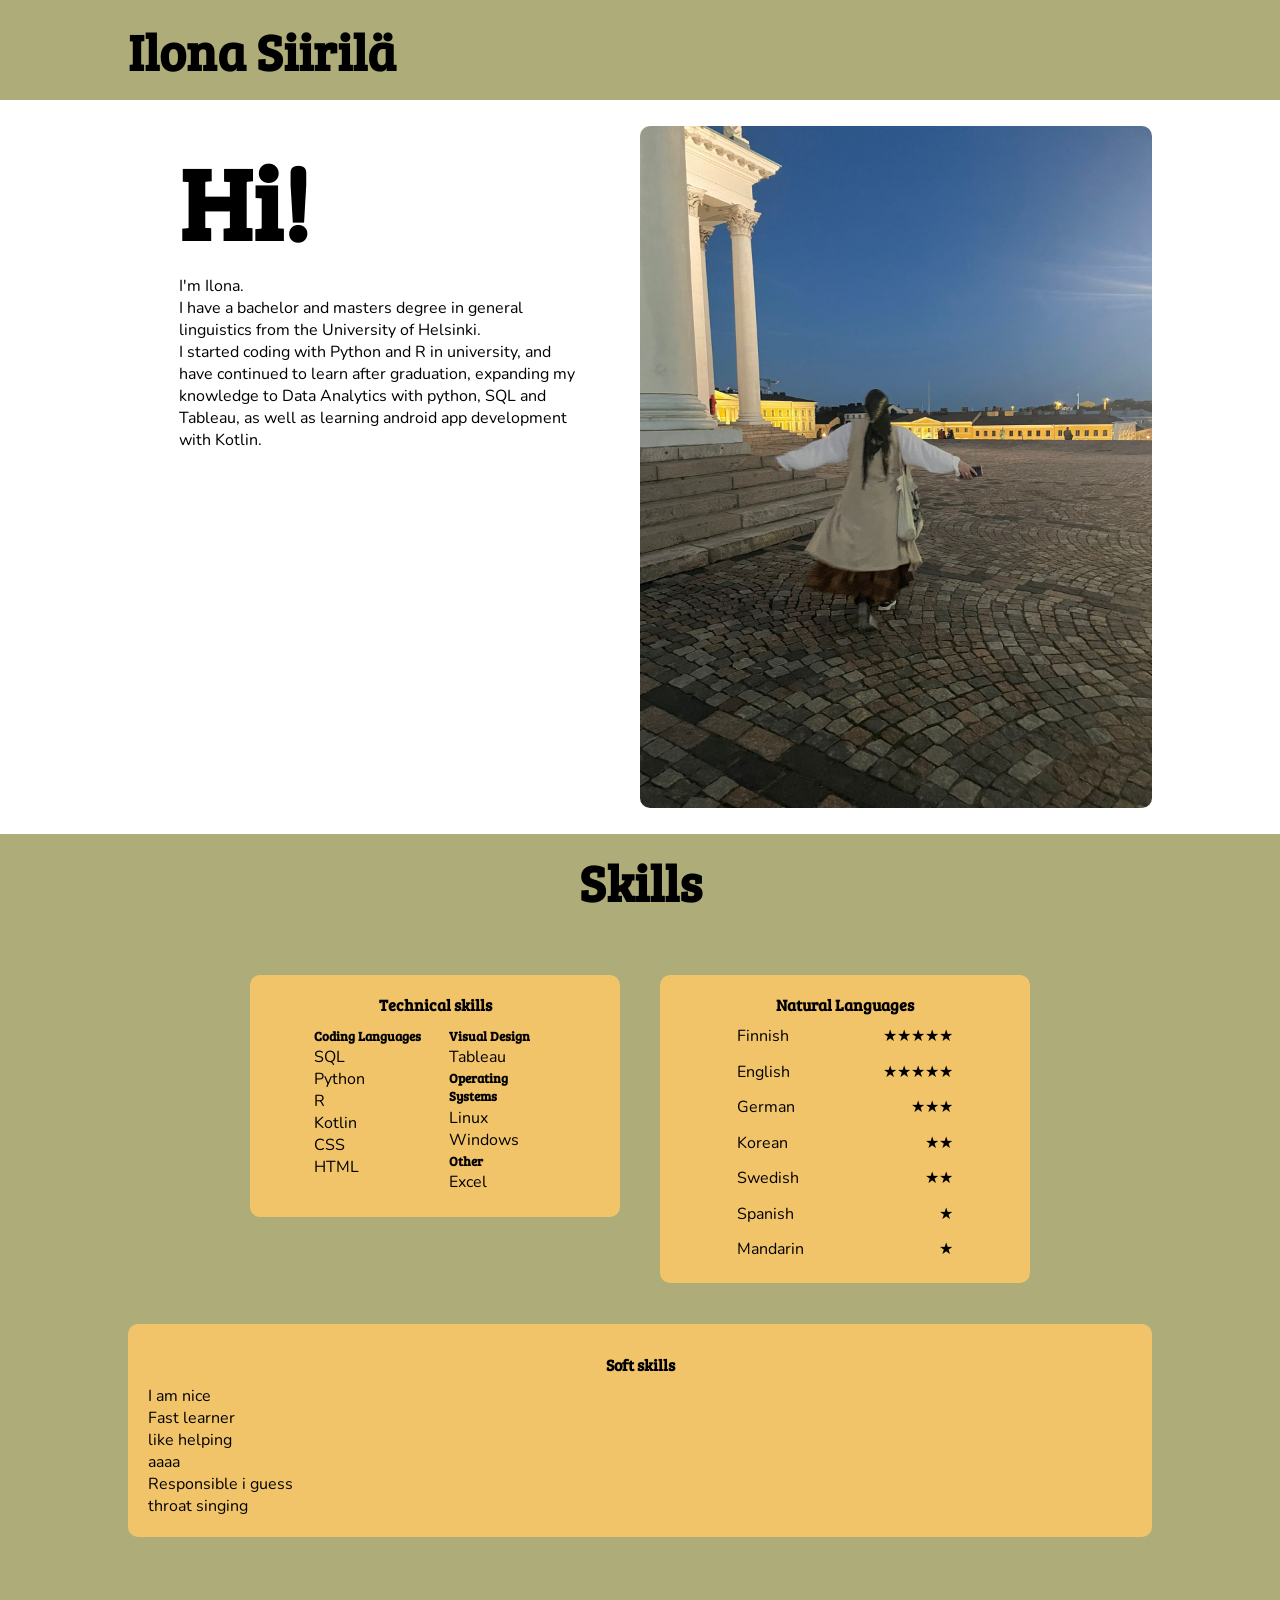
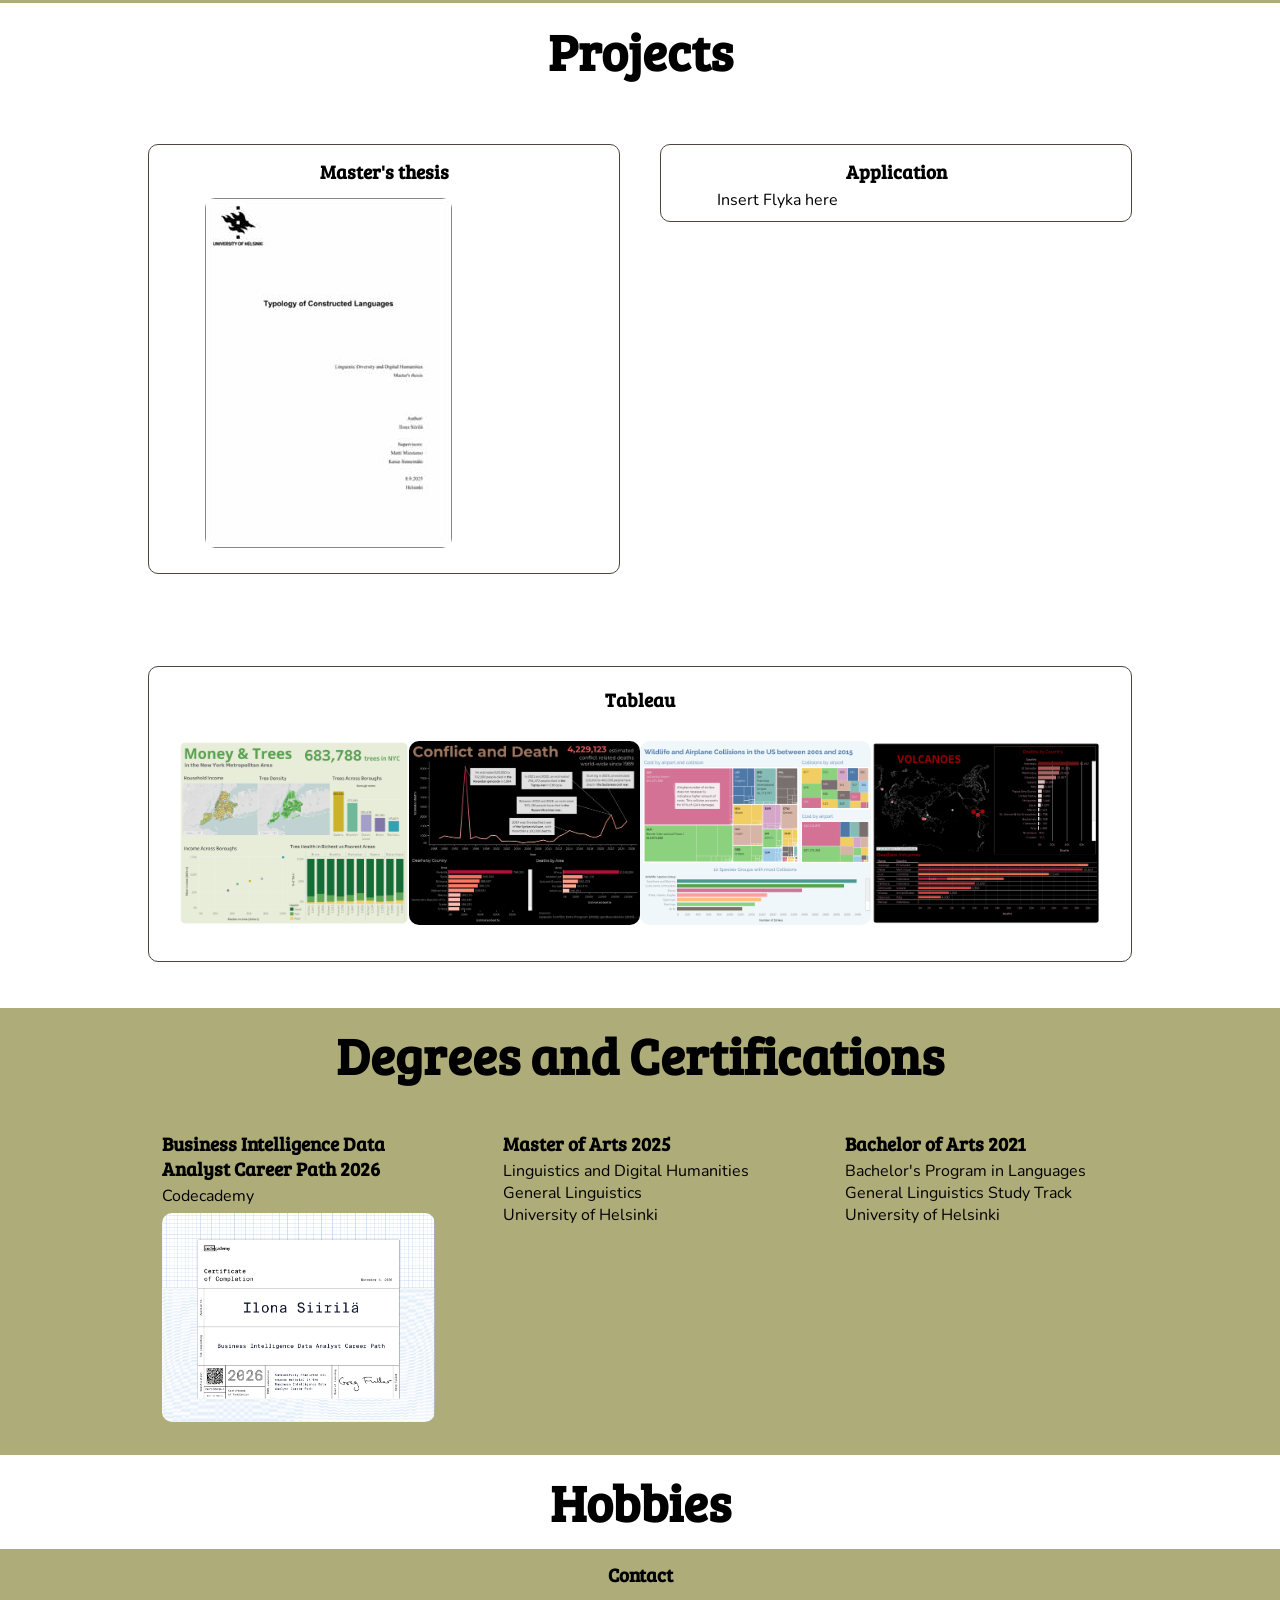
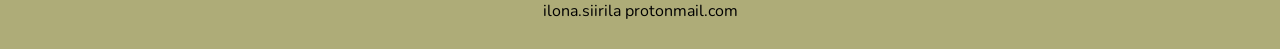
<file: index.html>
<!DOCTYPE html>
<html>

<head>
  <title>Ilona's homepage</title>
  <link rel="stylesheet" href="styles/main.css">
  <link rel="preconnect" href="https://fonts.googleapis.com">
  <link rel="preconnect" href="https://fonts.gstatic.com" crossorigin>
  <link
    href="https://fonts.googleapis.com/css2?family=Bree+Serif&family=Nunito:ital,wght@0,200..1000;1,200..1000&display=swap"
    rel="stylesheet">
</head>

<body>
  <header class="green-background">
    <h2>Ilona Siirilä</h2>
    <!--     <nav>
        <ul>
          <li>Home</li>
          <li>Work</li>
          <li>Personal</li>
        </ul>
      </nav> -->
  </header>
  <main>
    <div class="row introduction">
      <div class="column text-column introduction-section">
        <h1 class="text-left">Hi!</h1>
        <p class="text-left">I'm Ilona.</p>
        <p>
          I have a bachelor and masters degree in general linguistics from the University of Helsinki.
        </p>
        <p>I started coding with Python and R in university, and have continued to learn after
          graduation, expanding my knowledge to Data Analytics with python, SQL and Tableau, as well as learning
          android
          app development with Kotlin.</p>
      </div>
      <div class="introduction-section">
        <img class="introduction-image" src="/images/minä.jpg" alt="">
      </div>
    </div>
    <div class="green-background column">
      <h2>Skills</h2>
      <div class="row margin-10">
        <div class="column">
          <div class="row">
            <div class="yellow-background margin-10">
              <h4 class="text-center">Technical skills</h4>
              <div class="row">
                <div>
                  <h5>Coding Languages</h5>
                  <p>SQL</p>
                  <p>Python</p>
                  <p>R</p>
                  <p>Kotlin</p>
                  <p>CSS</p>
                  <p>HTML</p>
                </div>
                <div>
                  <h5>Visual Design</h5>
                  <p>Tableau</p>
                  <h5>Operating Systems</h5>
                  <p>Linux</p>
                  <p>Windows</p>
                  <h5>Other</h5>
                  <p>Excel</p>
                </div>
              </div>
            </div>
            <div class="yellow-background margin-10">
              <h4 class="text-center">Natural Languages</h4>
              <div class="row">
                <p class="left">Finnish</p>
                <p class="text-right">★★★★★</p>
              </div>
              <div class="row">
                <p>English
                </p>
                <p class="text-right">★★★★★</p>
              </div>
              <div class="row">
                <p>German
                </p>
                <p class="text-right">★★★</p>
              </div>
              <div class="row">
                <p>Korean
                </p>
                <p class="text-right">★★</p>
              </div>
              <div class="row">
                <p>Swedish
                </p>
                <p class="text-right">★★</p>
              </div>
              <div class="row">
                <p>Spanish
                </p>
                <p class="text-right">★</p>
              </div>
              <div class="row">
                <p>Mandarin
                </p>
                <p class="text-right">★</p>
              </div>
            </div>
          </div>
          <div class="yellow-background margin-10">
            <h4 class="text-center">Soft skills</h4>
            <div>I am nice</div>
            <div>Fast learner</div>
            <div>like helping</div>
            <div>aaaa</div>
            <div>Responsible i guess</div>
            <div>throat singing</div>
          </div>
        </div>
      </div>
    </div>
    <div class="column">
      <h2>Projects</h2>
      <div class="row">
        <div class="border column">
          <h3>Master's thesis</h3>
          <div class="row">
            <a href="https://helda.helsinki.fi/items/c095127d-1fa4-479b-9e86-24d0eb20bd75" target="_blank">
              <img class="project-image" src="/images/typology_of_constructed_languages.jpeg" alt="">
            </a>
          </div>
        </div>
        <div class="border column">
          <h3>Application</h3>
          <div class="wrap-row">
            <p>Insert Flyka here</p>
          </div>
        </div>
      </div>
      <div class="row">
        <div class="border column">
          <h3>Tableau</h3>
          <div class="image-row">
            <a href="https://public.tableau.com/app/profile/ilona.siiril./viz/NYCTreesCodecademyexercise/Dashboard#1"
              target="_blank">
              <img class="project-image" src="/images/NYC_trees.png" alt="">
            </a>
            <a href="https://public.tableau.com/app/profile/ilona.siiril./viz/Conflictrelateddeaths/Dashboard1"
              target="_blank">
              <img class="project-image" src="/images/Conflict_death.png" alt="">
            </a>
            <a href="https://public.tableau.com/app/profile/ilona.siiril./viz/Wildlifeairplanecollisions/Dashboard1"
              target="_blank">
              <img class="project-image" src="/images/Wildlife_airplane_collisions.png" alt="">
            </a>
            <a href="https://public.tableau.com/app/profile/ilona.siiril./viz/Volcanoes_17942089167680/Dashboard1#3"
              target="_blank">
              <img class="project-image" src="/images/Volcanoes.png" alt="">
            </a>
          </div>
        </div>
      </div>
    </div>
    <div class="column green-background">
      <h2>Degrees and Certifications</h2>
      <div class="row">
        <div class="side-padding">
          <h3>Business Intelligence Data Analyst Career Path 2026</h3>
          <p>Codecademy</p>
          <div class="certification-img">
            <img src="/images/Data_analyst_certification.png" alt="">
          </div>
        </div>
        <div class="side-padding">
          <h3>Master of Arts 2025</h3>
          <p>Linguistics and Digital Humanities</p>
          <p>General Linguistics</p>
          <p>University of Helsinki</p>
        </div>
        <div class="side-padding">
          <h3>Bachelor of Arts 2021</h3>
          <p>Bachelor's Program in Languages</p>
          <p>General Linguistics Study Track</p>
          <p>University of Helsinki</p>
        </div>
      </div>
    </div>
    <div class="column">
      <h2>Hobbies</h2>
    </div>
  </main>
  <footer class="green-background">
    <h3 class="text-center">Contact</h3>
    <p class="text-center">ilona.siirila protonmail.com</p>
  </footer>
</body>

</html>
</file>
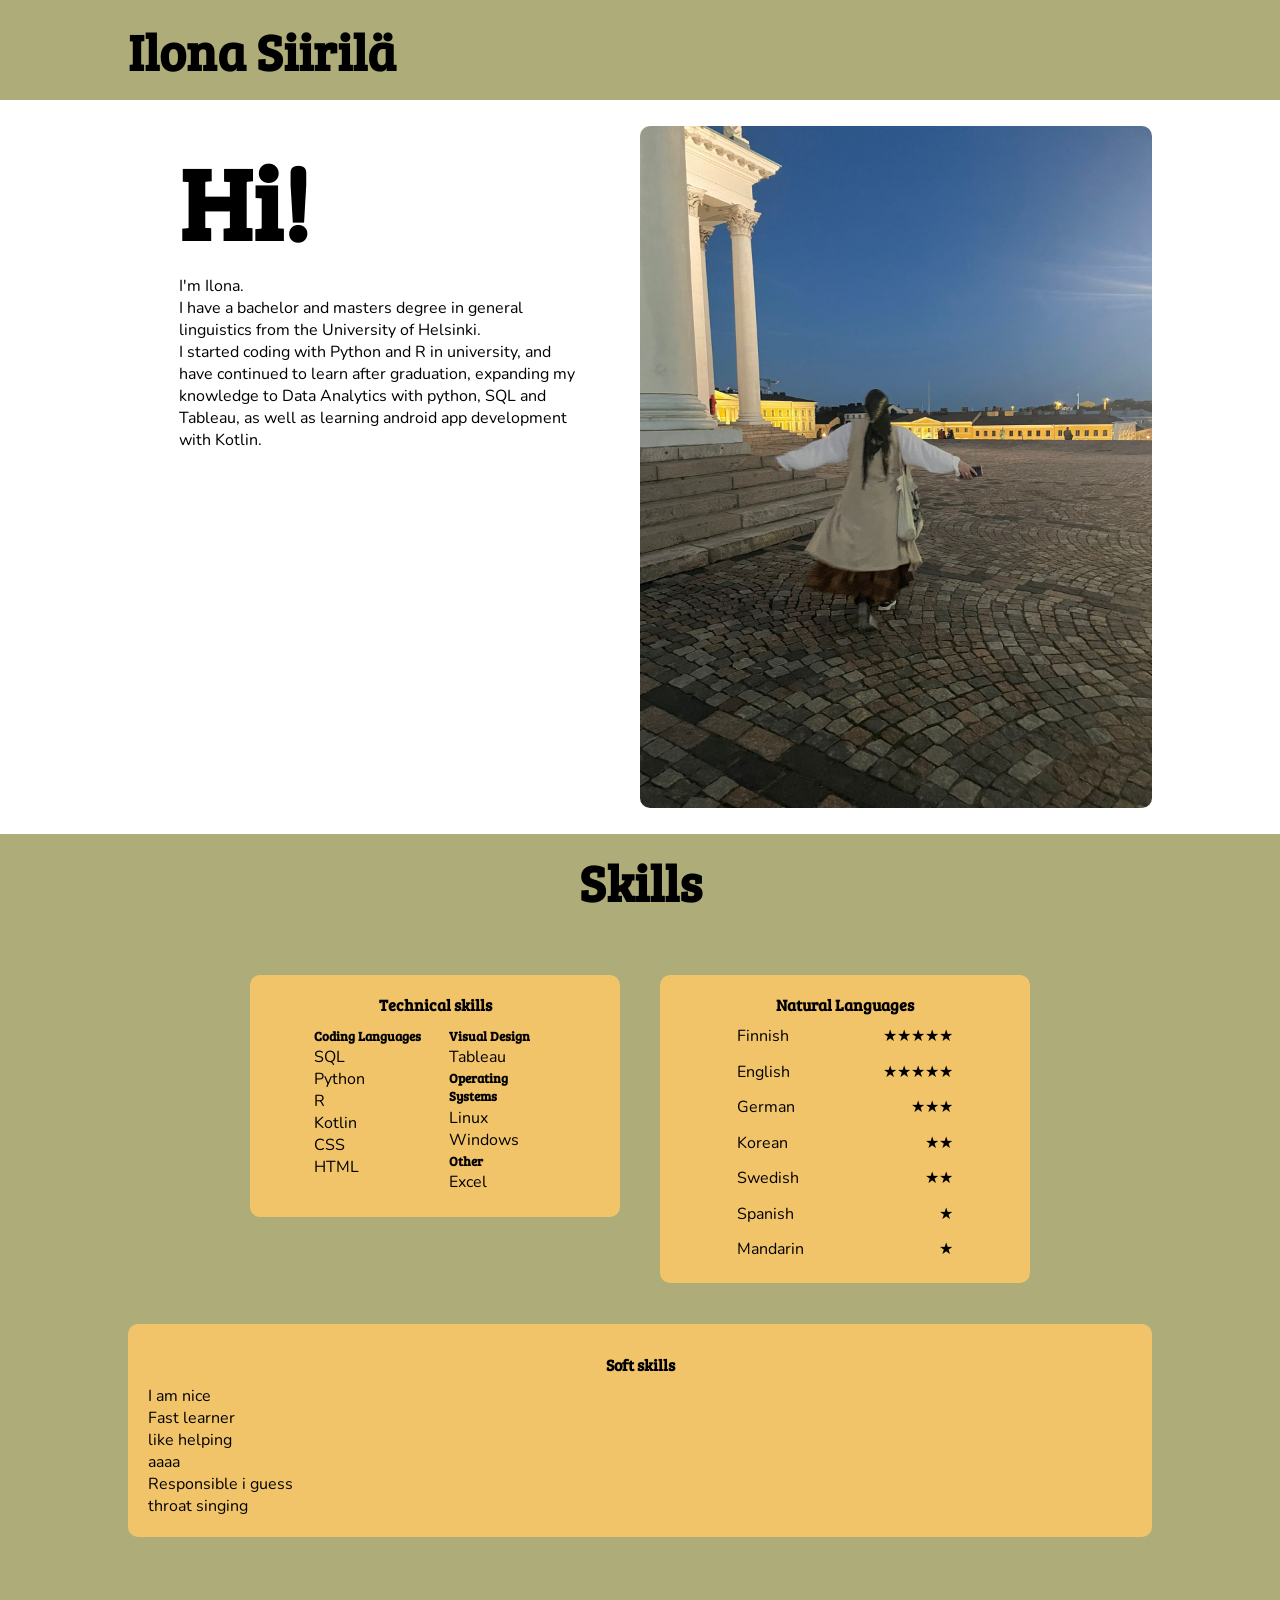
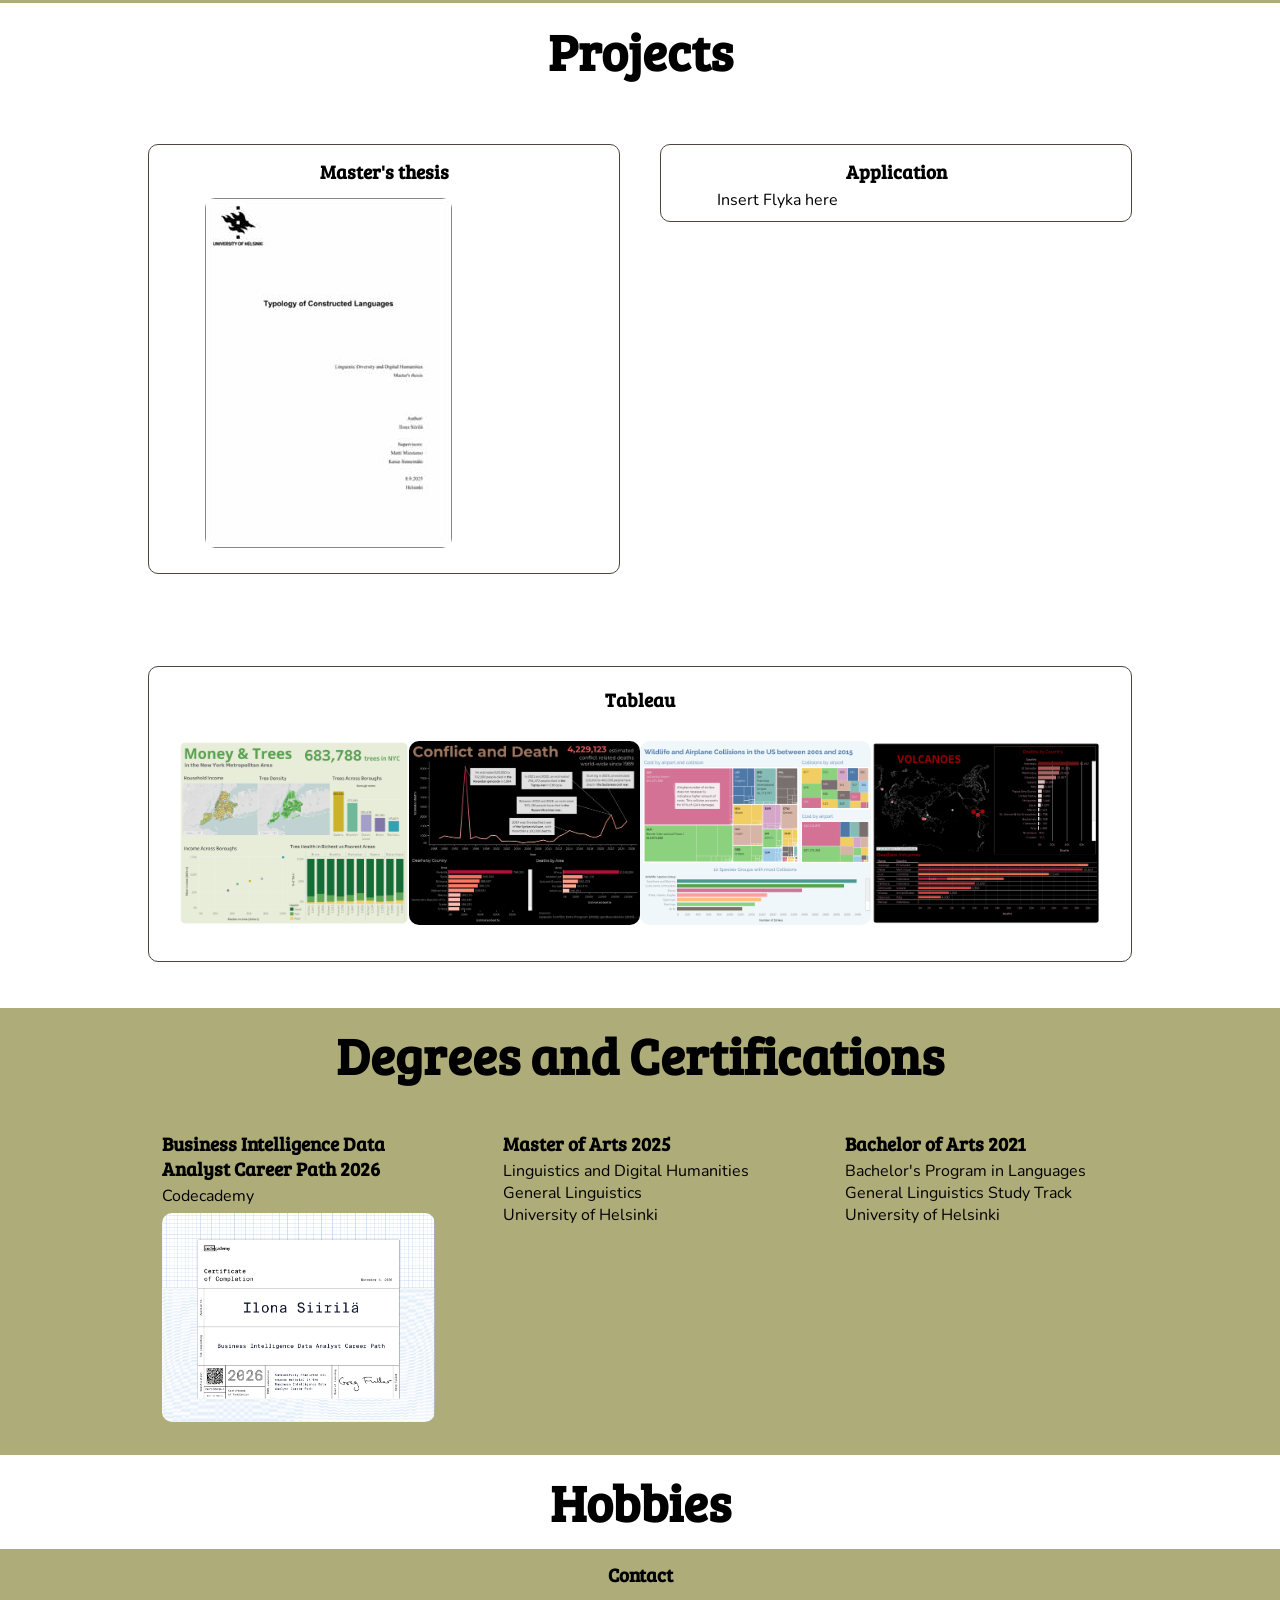
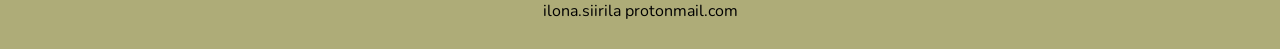
<file: portfolio_main.html>
<!DOCTYPE html>
<html>

<head>
  <title>Ilona's homepage</title>
  <link rel="stylesheet" href="styles/main.css">
  <link rel="preconnect" href="https://fonts.googleapis.com">
  <link rel="preconnect" href="https://fonts.gstatic.com" crossorigin>
  <link
    href="https://fonts.googleapis.com/css2?family=Bree+Serif&family=Nunito:ital,wght@0,200..1000;1,200..1000&display=swap"
    rel="stylesheet">
</head>

<body>
  <header class="green-background">
    <h2>Ilona Siirilä</h2>
    <!--     <nav>
        <ul>
          <li>Home</li>
          <li>Work</li>
          <li>Personal</li>
        </ul>
      </nav> -->
  </header>
  <main>
    <div class="row introduction">
      <div class="column text-column introduction-section">
        <h1 class="text-left">Hi!</h1>
        <p class="text-left">I'm Ilona.</p>
        <p>
          I have a bachelor and masters degree in general linguistics from the University of Helsinki.
        </p>
        <p>I started coding with Python and R in university, and have continued to learn after
          graduation, expanding my knowledge to Data Analytics with python, SQL and Tableau, as well as learning
          android
          app development with Kotlin.</p>
      </div>
      <div class="introduction-section">
        <img class="introduction-image" src="/images/minä.jpg" alt="">
      </div>
    </div>
    <div class="green-background column">
      <h2>Skills</h2>
      <div class="row margin-10">
        <div class="column">
          <div class="row">
            <div class="yellow-background margin-10">
              <h4 class="text-center">Technical skills</h4>
              <div class="row">
                <div>
                  <h5>Coding Languages</h5>
                  <p>SQL</p>
                  <p>Python</p>
                  <p>R</p>
                  <p>Kotlin</p>
                  <p>CSS</p>
                  <p>HTML</p>
                </div>
                <div>
                  <h5>Visual Design</h5>
                  <p>Tableau</p>
                  <h5>Operating Systems</h5>
                  <p>Linux</p>
                  <p>Windows</p>
                  <h5>Other</h5>
                  <p>Excel</p>
                </div>
              </div>
            </div>
            <div class="yellow-background margin-10">
              <h4 class="text-center">Natural Languages</h4>
              <div class="row">
                <p class="left">Finnish</p>
                <p class="text-right">★★★★★</p>
              </div>
              <div class="row">
                <p>English
                </p>
                <p class="text-right">★★★★★</p>
              </div>
              <div class="row">
                <p>German
                </p>
                <p class="text-right">★★★</p>
              </div>
              <div class="row">
                <p>Korean
                </p>
                <p class="text-right">★★</p>
              </div>
              <div class="row">
                <p>Swedish
                </p>
                <p class="text-right">★★</p>
              </div>
              <div class="row">
                <p>Spanish
                </p>
                <p class="text-right">★</p>
              </div>
              <div class="row">
                <p>Mandarin
                </p>
                <p class="text-right">★</p>
              </div>
            </div>
          </div>
          <div class="yellow-background margin-10">
            <h4 class="text-center">Soft skills</h4>
            <div>I am nice</div>
            <div>Fast learner</div>
            <div>like helping</div>
            <div>aaaa</div>
            <div>Responsible i guess</div>
            <div>throat singing</div>
          </div>
        </div>
      </div>
    </div>
    <div class="column">
      <h2>Projects</h2>
      <div class="row">
        <div class="border column">
          <h3>Master's thesis</h3>
          <div class="row">
            <a href="https://helda.helsinki.fi/items/c095127d-1fa4-479b-9e86-24d0eb20bd75" target="_blank">
              <img class="project-image" src="/images/typology_of_constructed_languages.jpeg" alt="">
            </a>
          </div>
        </div>
        <div class="border column">
          <h3>Application</h3>
          <div class="wrap-row">
            <p>Insert Flyka here</p>
          </div>
        </div>
      </div>
      <div class="row">
        <div class="border column">
          <h3>Tableau</h3>
          <div class="image-row">
            <a href="https://public.tableau.com/app/profile/ilona.siiril./viz/NYCTreesCodecademyexercise/Dashboard#1"
              target="_blank">
              <img class="project-image" src="/images/NYC_trees.png" alt="">
            </a>
            <a href="https://public.tableau.com/app/profile/ilona.siiril./viz/Conflictrelateddeaths/Dashboard1"
              target="_blank">
              <img class="project-image" src="/images/Conflict_death.png" alt="">
            </a>
            <a href="https://public.tableau.com/app/profile/ilona.siiril./viz/Wildlifeairplanecollisions/Dashboard1"
              target="_blank">
              <img class="project-image" src="/images/Wildlife_airplane_collisions.png" alt="">
            </a>
            <a href="https://public.tableau.com/app/profile/ilona.siiril./viz/Volcanoes_17942089167680/Dashboard1#3"
              target="_blank">
              <img class="project-image" src="/images/Volcanoes.png" alt="">
            </a>
          </div>
        </div>
      </div>
    </div>
    <div class="column green-background">
      <h2>Degrees and Certifications</h2>
      <div class="row">
        <div class="side-padding">
          <h3>Business Intelligence Data Analyst Career Path 2026</h3>
          <p>Codecademy</p>
          <div class="certification-img">
            <img src="/images/Data_analyst_certification.png" alt="">
          </div>
        </div>
        <div class="side-padding">
          <h3>Master of Arts 2025</h3>
          <p>Linguistics and Digital Humanities</p>
          <p>General Linguistics</p>
          <p>University of Helsinki</p>
        </div>
        <div class="side-padding">
          <h3>Bachelor of Arts 2021</h3>
          <p>Bachelor's Program in Languages</p>
          <p>General Linguistics Study Track</p>
          <p>University of Helsinki</p>
        </div>
      </div>
    </div>
    <div class="column">
      <h2>Hobbies</h2>
    </div>
  </main>
  <footer class="green-background">
    <h3 class="text-center">Contact</h3>
    <p class="text-center">ilona.siirila protonmail.com</p>
  </footer>
</body>

</html>
</file>
<file: styles/main.css>
* {
    box-sizing: border-box;
    font-family: "Nunito", sans-serif;
    margin: 0;
    padding: 0;
}

html {
    height: 100%;
    width: 100%;
}

a {
    width: fit-content;
}

body {
    position: absolute;
    min-height: 100vh;
}

div {
    display: flex;
    flex-direction: column;
    width: 100%;
}

.wrap-row {
    display: flex;
    flex-direction: row;
    flex-wrap: wrap balance;
    flex-line-count: 3;
}

header {
    align-items: center;
    display: flex;
    height: 100px;
    position: absolute;
    top: 0;
    width: 100%;
}

footer {
    bottom: 0;
    height: 100px;
    position: absolute;
    width: 100%;
}

main {
    margin-bottom: 100px;
    margin-top: 100px;
}

h1 {
    font-family: "Bree Serif", serif;
    font-size: 8vw;
    padding: 1% 10%;
    width: 100%;
}

h2 {
    font-family: "Bree Serif", serif;
    font-size: 4vw;
    padding: 1% 10%;

}

h3 {
    font-family: "Bree Serif", serif;
    padding: 1% 10%;

}

h4 {
    font-family: "Bree Serif", serif;
    padding: 1% 10% 1% 10%;
}

h5 {
    font-family: "Bree Serif", serif;
    padding: 1% 10%;

}

img {
    border-radius: 10px;
    width: 100%;
}

p {
    padding: 0 10%;
    width: 100%;
}

.border {
    border: 1px solid #4C4541;
    border-radius: 10px;
    height: fit-content;
    margin: 2%;
    padding: 1%;
    width: 100%;
}

.row {
    flex-direction: row;
    padding: 2% 10% 2% 10%;
}

.image-row {
    flex-direction: row;
    padding: 2% 2%;
}

.text-center {
    text-align: center;
}

.text-column {
    width: 65%;
}

.text-left {
    text-align: start;
}

.text-right {
    text-align: right;
}

.column {
    align-items: center;
}

.introduction {
    justify-content: center;
}

.introduction-section {
    width: 50%;
}

.introduction-image {
    height: auto;
    width: 100%;
}

.green-background {
    background-color: #AEAC78;
}

.margin-10 {
    margin: 0 20px 20px 20px;
}

.yellow-background {
    background-color: #F2C46A;
    border-radius: 10px;
    padding: 2%;
    height: fit-content;
    min-width: 300px;
}

.colors {
    color: #FCF0DA;
    color: #AEAC78;
    color: #F2C46A;
    color: #4C4541;
}

.certification-img {
    align-items: center;
    justify-content: center;
    width: 100%;
    padding: 2% 10%;
}

@media (max-width: 800px) {}

@media (min-width: 2000px) {}
</file>
